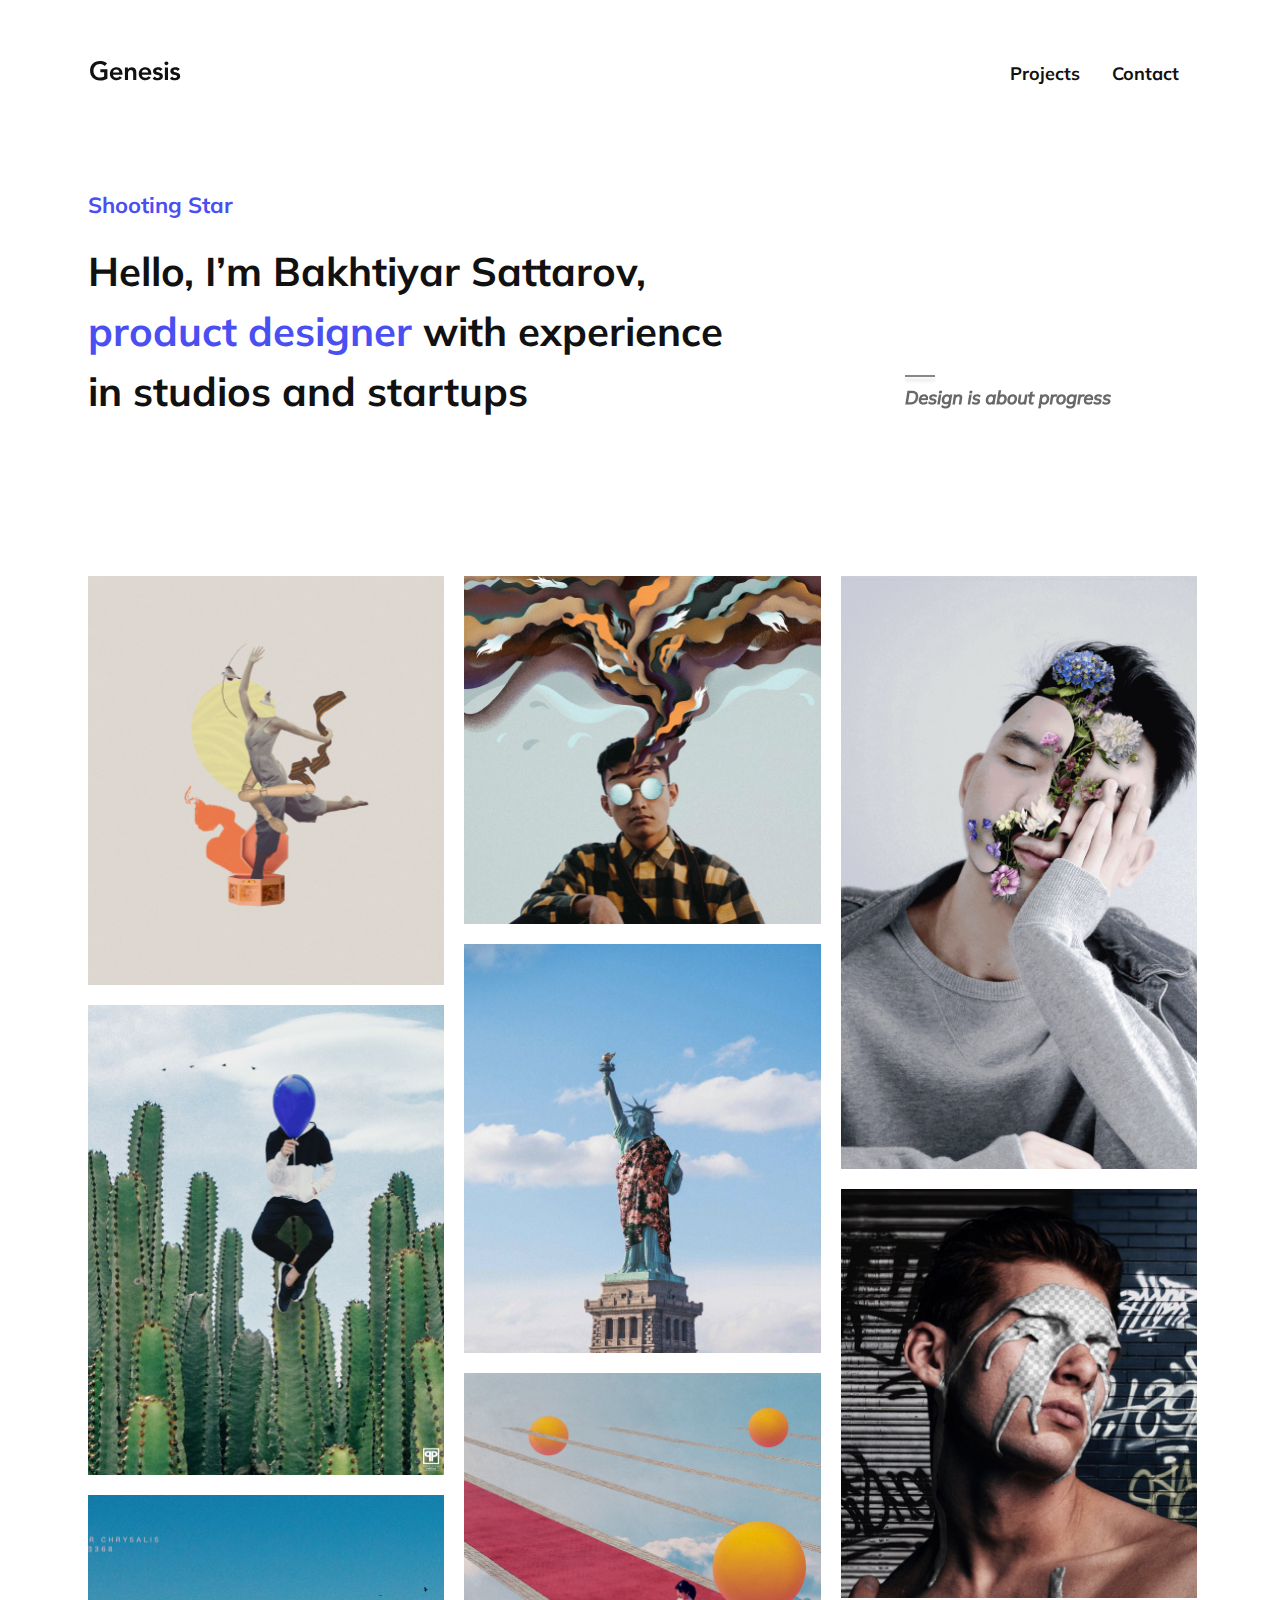
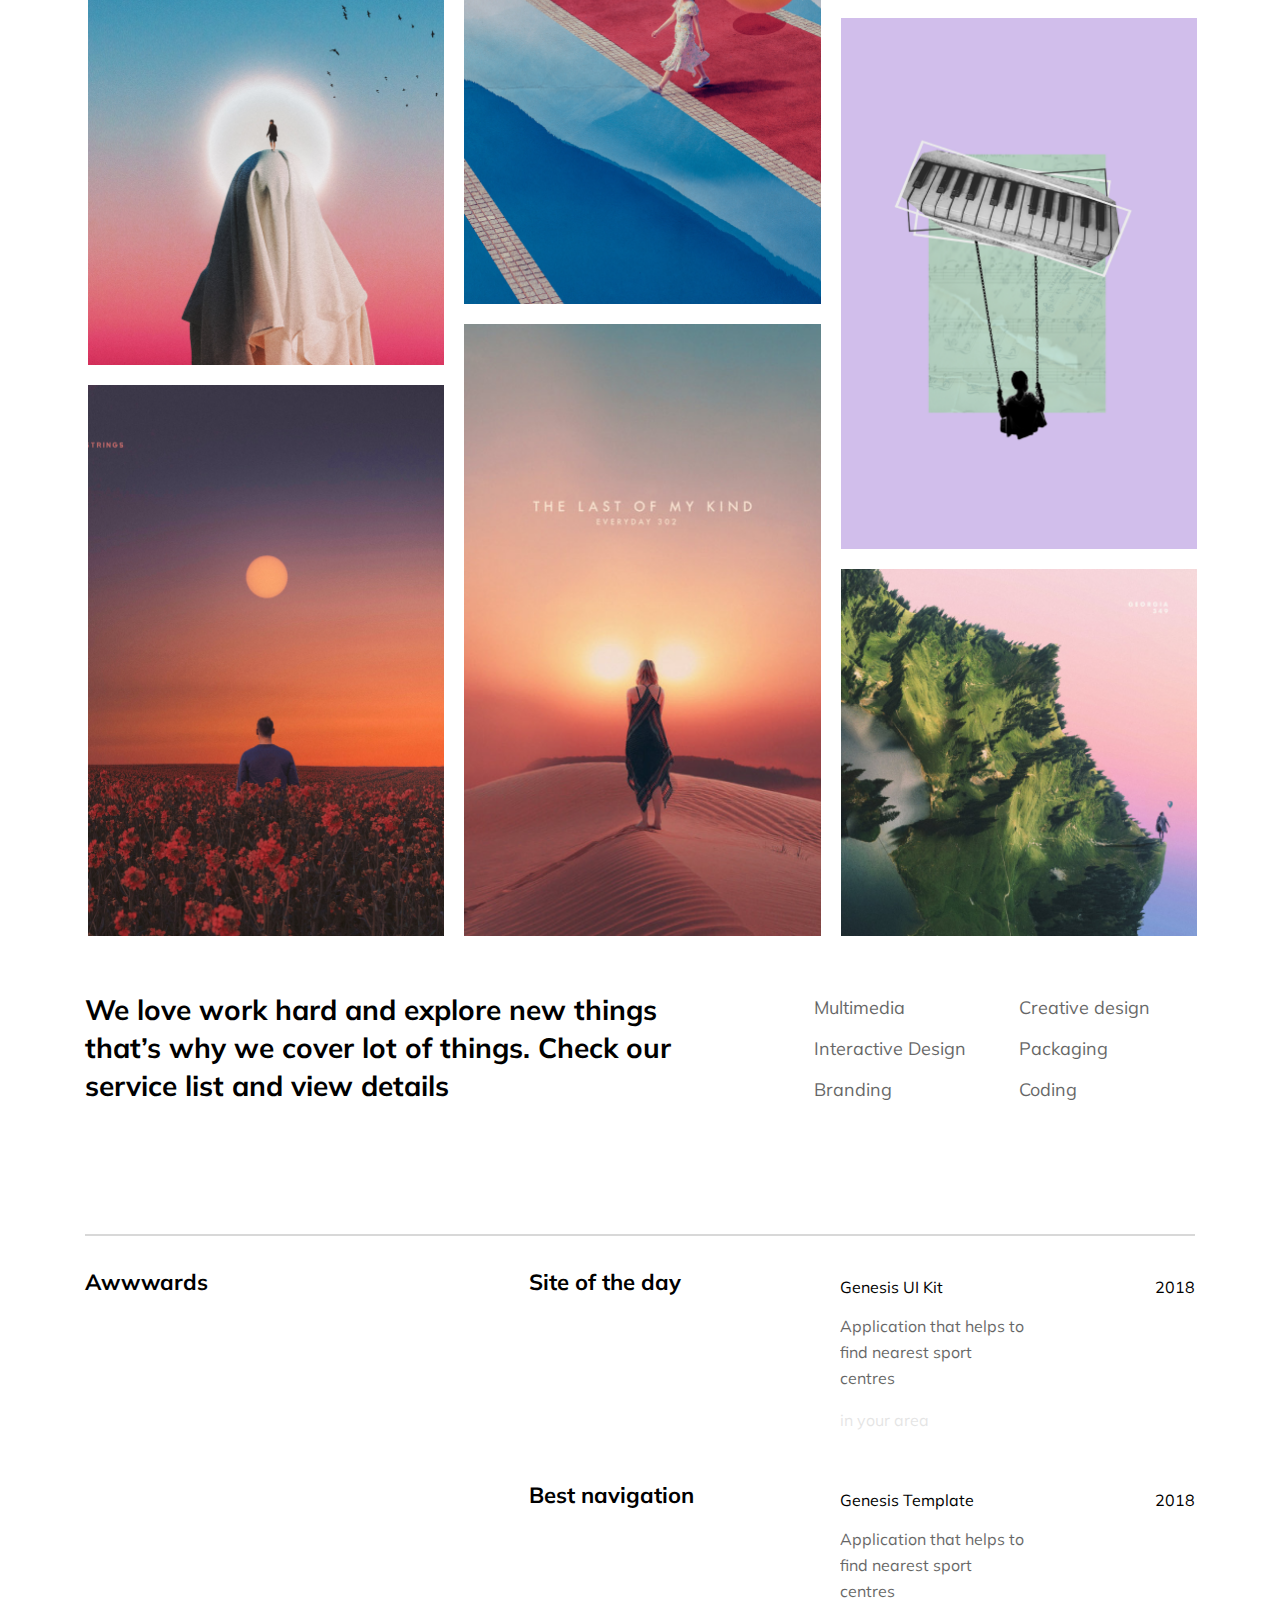
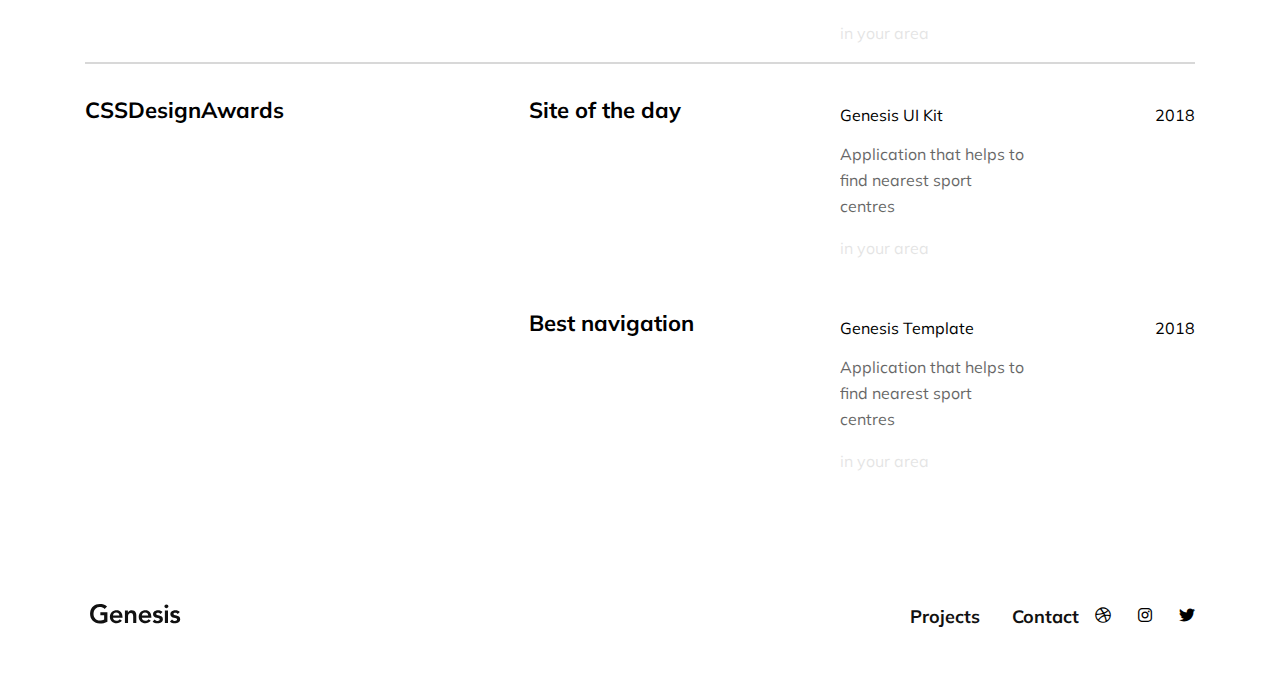
<file: index.html>
<!DOCTYPE html>
<html>
<head>
    <meta name="viewpott" content="width=device-width, initial-scale=1.0" />
    <link rel="preconnect" href="https://fonts.googleapis.com">
    <link rel="preconnect" href="https://fonts.gstatic.com" crossorigin>
    <link href="https://fonts.googleapis.com/css2?family=Mulish:ital,wght@0,200..1000;1,200..1000&display=swap" rel="stylesheet">
    <link rel="stylesheet" href="https://tunje.github.io/lesson-11B.github.io/styles/normalize.css">
    <link rel="stylesheet" href="https://tunje.github.io/lesson-11B.github.io/styles/intex.css">
    <link rel="stylesheet" href="https://cdnjs.cloudflare.com/ajax/libs/font-awesome/6.6.0/css/all.min.css"/>
<title>Genesis-projects</title>
<!-----------------------------------------------header------------------------------------------------------>
</head>
    <div class="header-marg location"></div>
    <body class="body_land MaxHW location">
        <header>
            <div class="flex flex_j_SB location">
                <div class="box">
                    <div class="flex flex_j_SA location">
                        <a href="https://tunje.github.io/lesson-11B.github.io/index.html">
                            <img src="https://tunje.github.io/lesson-11B.github.io/images/Logo.svg" alt="logo">
                        </a>
                    </div>
                </div>
                <div class="box-2 flex">
                    <div class="box flex flex_j_C location">
                        <a href="https://tunje.github.io/lesson-11B.github.io/pages/projects.html" class="fonts fonts_black fonts_bold deco fonts_small">Projects</a>
                    </div>
                    <div class="box flex flex_j_SA location">
                        <a href="https://tunje.github.io/lesson-11B.github.io/pages/contact.html" class="fonts fonts_black fonts_bold deco fonts_small">Contact</a>
                    </div>
                </div>
            </div>
        </header>
        <!------------------------------------------------star----------------------------------------------------->

        <div class="star MaxHW location flex flex_j_SB flex_Ai_E">
            <div class="shooting MaxHW flex flex_j_SB flex_col flex_L location">
                <div class="star-top location">
                    <p class="fonts fonts_blue fonts_avrage fonts_bold">Shooting Star</p>
                </div>
                <div class="star-main location">
                    <p class="fonts fonts_black fonts_bold fonts_big marg">Hello, I’m Bakhtiyar Sattarov, <span class="fonts fonts_blue fonts_bold fonts_big">product designer</span> with experience in studios and startups</p>
                </div>
            </div>
            <div class="db-product MaxHW">
                <div class="db-inline MaxHW location">
                    <img src="https://tunje.github.io/lesson-11B.github.io/images/Quote.png" alt="design logo">
                </div>
            </div>
        </div>
        <!----------------------------------------------pictures------------------------------------------------------->
        <div class="star-pad MaxHW location"></div>
        <div class="picgrid MaxHW location">
            <div class="grid-container MaxHW">
                <img src="https://tunje.github.io/lesson-11B.github.io/images/home page/Rectangle (1).png" class="grid-item grid-item_2 MaxHW">
                <img src="https://tunje.github.io/lesson-11B.github.io/images/home page/Rectangle (2).png" class="grid-item grid-item_1 MaxHW">
                <img src="https://tunje.github.io/lesson-11B.github.io/images/home page/Rectangle (3).png" class="grid-item grid-item_4 MaxHW">
                <img src="https://tunje.github.io/lesson-11B.github.io/images/home page/Rectangle.png" class="grid-item grid-item_3 MaxHW">
                <img src="https://tunje.github.io/lesson-11B.github.io/images/home page/Rectangle (4).png" class="grid-item grid-item_5 MaxHW">
                <img src="https://tunje.github.io/lesson-11B.github.io/images/home page/Rectangle (5).png" class="grid-item grid-item_6 MaxHW">
                <img src="https://tunje.github.io/lesson-11B.github.io/images/home page/Rectangle (6).png" class="grid-item grid-item_7 MaxHW">
                <img src="https://tunje.github.io/lesson-11B.github.io/images/home page/Rectangle (7).png" class="grid-item grid-item_8 MaxHW">
                <img src="https://tunje.github.io/lesson-11B.github.io/images/home page/Rectangle (8).png" class="grid-item grid-item_9 MaxHW">
                <img src="https://tunje.github.io/lesson-11B.github.io/images/home page/Rectangle (9).png" class="grid-item grid-item_10 MaxHW">
                <img src="https://tunje.github.io/lesson-11B.github.io/images/home page/Rectangle (10).png" class="grid-item grid-item_11 MaxHW">
                <img src="https://tunje.github.io/lesson-11B.github.io/images/home page/Rectangle (11).png" class="grid-item grid-item_12 MaxHW">
            </div>
        </div>
        <!-------------------------------------------------above awards---------------------------------------------------->
        <div class="belowStart MaxHW location flex flex_L flex_colR">
            <div class="HardWork location MaxHW flex flex_j_SB">
                <div class="HW-maintext location fonts fonts_swift fonts_bold">
                    <p>We love work hard and explore new things that’s why we cover lot of things. Check our service list and view details</p>
                </div>
                <div class="HW-secondaries flex flex_j_SB fonts fonts_small fonts_trans location">
                    <div class="HW-S-inner location">
                        <div>
                            <p>Multimedia</p>
                        </div>
                        <div>
                            <p>Interactive Design</p>
                        </div>
                        <div>
                            <p>Branding</p>
                        </div>
                    </div>
                    <div class="HW-S-inner location">
                        <div>
                            <p>Creative design</p>
                        </div>
                        <div>
                            <p>Packaging</p>
                        </div>
                        <div>
                            <p>Coding</p>
                        </div>
                    </div>
                </div>
            </div>
        </div>
        <div class="awards-S MaxHW location">
        </div>
        <div class="awards MaxHW location">
            <!-------------------------------------------awards pt 1---------------------------------------------------------->

            <div class="awards-BOX award-container">
                <div class="award-text fonts fonts_avrage fonts_bold marg2 awards-cont_01 location">
                    <p>Awwwards</p>
                </div>
                <div class="award-text fonts fonts_avrage fonts_bold marg2  awards-cont_02 location">
                    <p>Site of the day</p>
                </div>
                <div class="award-text fonts fonts_tiny fonts_Nbold awards-cont_03 flex flex_j_C location">
                    <div class="awards-subtext location">
                        <p class="awards-marg">Genesis UI Kit</p>
                        <p class="fonts fonts_trans fonts_mini awards-marg">Application that helps to find nearest sport centres</p>
                        <p class="fonts fonts_trans fonts_mini marg awards-marg fonts_inv">in your area</p>
                    </div>
                </div>
                <div class="award-text awards-year  awards-cont_04 location">
                    <p class="fonts fonts_tiny fonts_Nbold">2018</p>
                </div>
                <div class="award-text fonts fonts_avrage fonts_bold marg2 awards-cont_05 location">
                    <p>Best navigation</p>
                </div>
                <div class="award-text fonts fonts_tiny fonts_Nbold awards-cont_06 flex flex_j_C location">
                    <div class="awards-subtext location">
                        <p class="awards-marg">Genesis Template</p>
                        <p class="fonts fonts_trans fonts_mini awards-marg">Application that helps to find nearest sport centres</p>
                        <p class="fonts fonts_trans fonts_mini awards-marg fonts_inv">in your area</p>
                    </div>
                </div>
                <div class="award-text awards-year awards-cont_07 location">
                    <p class="fonts fonts_tiny fonts_Nbold">2018</p>
                </div>  
            </div>
            <!-----------------------------------------------awards pt 2------------------------------------------------------>

            <div class=" awards-BOX award-container awards-BOX_Bot">
                <div class="award-text fonts fonts_avrage fonts_bold marg2 awards-cont_01 location">
                    <p>CSSDesignAwards</p>
                </div>
                <div class="award-text fonts fonts_avrage fonts_bold marg2  awards-cont_02 location">
                    <p>Site of the day</p>
                </div>
                <div class="award-text fonts fonts_tiny fonts_Nbold awards-cont_03 flex flex_j_C location">
                    <div class="awards-subtext location">
                        <p class="awards-marg">Genesis UI Kit</p>
                        <p class="fonts fonts_trans fonts_mini awards-marg">Application that helps to find nearest sport centres</p>
                        <p class="fonts fonts_trans fonts_mini marg awards-marg  fonts_inv">in your area</p>
                    </div>
                </div>
                <div class="award-text awards-year  awards-cont_04 location">
                    <p class="fonts fonts_tiny fonts_Nbold">2018</p>
                </div>
                <div class="award-text fonts fonts_avrage fonts_bold marg2 awards-cont_05 location">
                    <p>Best navigation</p>
                </div>
                <div class="award-text fonts fonts_tiny fonts_Nbold awards-cont_06 flex flex_j_C location">
                    <div class="awards-subtext location">
                        <p class="awards-marg">Genesis Template</p>
                        <p class="fonts fonts_trans fonts_mini awards-marg">Application that helps to find nearest sport centres</p>
                        <p class="fonts fonts_trans fonts_mini awards-marg fonts_inv">in your area</p>
                    </div>
                </div>
                <div class="award-text awards-year awards-cont_07 location">
                    <p class="fonts fonts_tiny fonts_Nbold">2018</p>
                </div>  
            </div>
        </div>
        <!-----------------------------------------------Fotter------------------------------------------------------>
        <div class="fotter MaxHW">
            <div class="awards-filler"></div>
            <div class="flex flex_j_SB location">
                <div class="box">
                    <div class="flex flex_j_SA location">
                        <a href="https://tunje.github.io/lesson-11B.github.io/index.html">
                            <img src="https://tunje.github.io/lesson-11B.github.io/images/Logo.svg" alt="logo">
                        </a>
                    </div>
                </div>
                <div class="box-3 flex">
                    <div class="box flex flex_j_C">
                        <a href="https://tunje.github.io/lesson-11B.github.io/pages/projects.html" class="fonts fonts_black fonts_bold deco fonts_small">Projects</a>
                    </div>
                    <div class="box flex flex_j_SA">
                        <a href="https://tunje.github.io/lesson-11B.github.io/pages/contact.html" class="fonts fonts_black fonts_bold deco fonts_small">Contact</a>
                    </div>
                    <div class="box-3 flex flex_j_SB location">
                        <div class="location">
                            <i class="fa-brands fa-dribbble"></i>
                        </div>
                        <div class="location">
                            <i class="fa-brands fa-instagram"></i>
                        </div>
                        <div class="location">
                            <i class="fa-brands fa-twitter"></i>
                        </div>
                    </div>
                </div>
            </div>
            <div class="fotter-marg"></div>
        </div>
    </body>
</html>
</file>
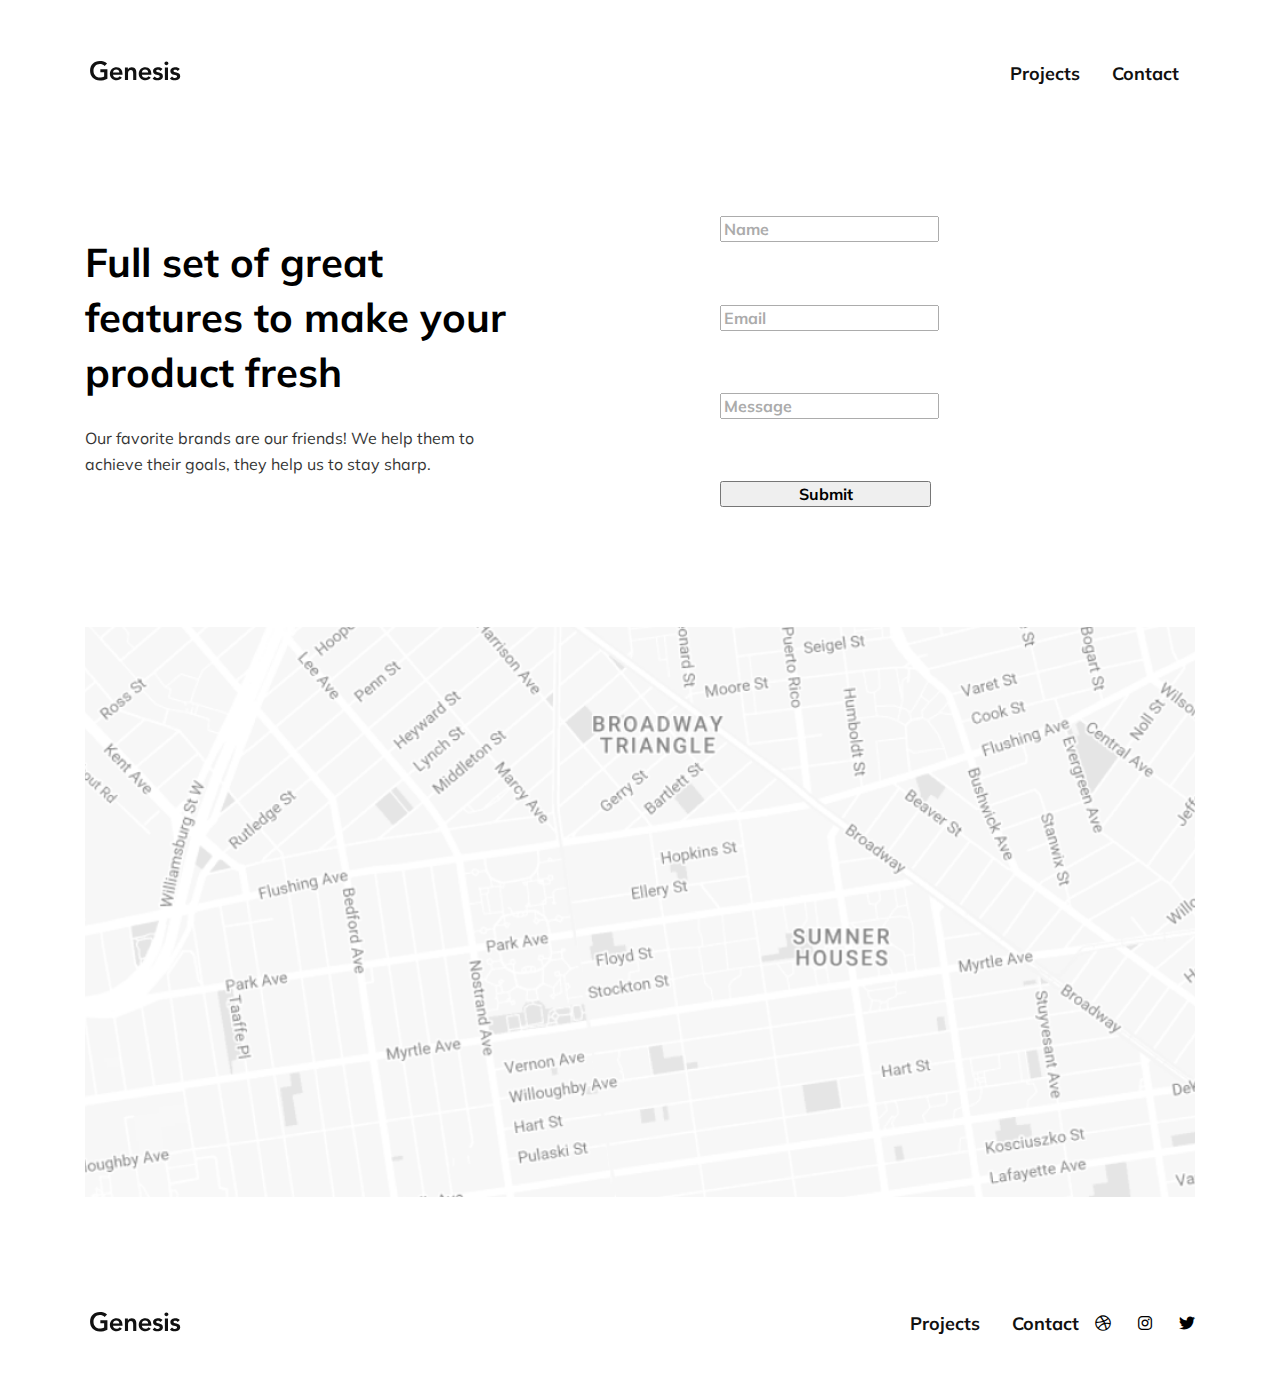
<file: pages/contact.html>
<!DOCTYPE html>
<html>
<head>
    <meta name="viewpott" content="width=device-width, initial-scale=1.0" />
    <link rel="preconnect" href="https://fonts.googleapis.com">
    <link rel="preconnect" href="https://fonts.gstatic.com" crossorigin>
    <link href="https://fonts.googleapis.com/css2?family=Mulish:ital,wght@0,200..1000;1,200..1000&display=swap" rel="stylesheet">
    <link rel="stylesheet" href="https://tunje.github.io/lesson-11B.github.io/styles/normalize.css">
    <link rel="stylesheet" href="https://tunje.github.io/lesson-11B.github.io/styles/intex.css">
    <link rel="stylesheet" href="https://cdnjs.cloudflare.com/ajax/libs/font-awesome/6.6.0/css/all.min.css"/>
<title>Genesis-contact</title>
</head>
<div class="header-marg location"></div>
<body class="body_land MaxHW location">
    <header>
        <div class="flex flex_j_SB location">
            <div class="box">
                <div class="flex flex_j_SA location">
                    <a href="https://tunje.github.io/lesson-11B.github.io/index.html">
                        <img src="https://tunje.github.io/lesson-11B.github.io/images/Logo.svg" alt="logo">
                    </a>
                </div>
            </div>
            <div class="box-2 flex">
                <div class="box flex flex_j_C location">
                    <a href="https://tunje.github.io/lesson-11B.github.io/pages/projects.html" class="fonts fonts_black fonts_bold deco fonts_small">Projects</a>
                </div>
                <div class="box flex flex_j_SA location">
                    <a href="https://tunje.github.io/lesson-11B.github.io/pages/contact.html" class="fonts fonts_black fonts_bold deco fonts_small">Contact</a>
                </div>
            </div>
        </div>
    </header>
        <main>
            <div class="cont MaxHW location"></div>
            <div class="cont-main MaxHW location flex flex_j_SB">
                <div class="cont-text MaxHW location">
                    <div class="cont-title MaxHW location fonts fonts_more fonts_bold marg">
                        <p>Full set of great features to make your product fresh</p>
                    </div>
                    <div class="cont-stub MaxHW location fonts fonts_shade fonts_Nbold fonts_mini">
                        <p>Our favorite brands are our friends! We help them to achieve their goals, they help us to stay sharp.</p>
                    </div>
                </div>
                <div class="cont-text MaxHW location flex flex_Ai_E">
                    <form>
                        <div class="cont-form MaxHW location flex flex_col flex_j_SB flex_L">
                            <input type="text" id="name" class="form-size MaxHW fonts fonts_trans fonts_tiny fonts_bold location" placeholder="Name" required>
                            <input type="Email" id="Email" class="form-size MaxHW fonts fonts_trans fonts_tiny fonts_bold location" placeholder="Email" required>
                            <input type="text" id="message" class="form-size MaxHW fonts fonts_trans fonts_tiny fonts_bold location" placeholder="Message" required>
                            <button class="form-button MaxHW fonts fonts_bold fonts_tiny">Submit</button>
                        </div>
                    </form>
                </div>
            </div>
            <div class="cont-pic-pad MaxHW location"></div>
            <img src="https://tunje.github.io/lesson-11B.github.io/images/Map.png" class="cont-pic MaxHW location" alt="map">
            <div class="cont MaxHW location"></div>
            
            <!------------------------------------------------------------------------------------------------->
            <div class="fotter MaxHW">
                <div class="flex flex_j_SB location">
                    <div class="box">
                        <div class="flex flex_j_SA location">
                            <a href="https://tunje.github.io/lesson-11B.github.io/index.html">
                                <img src="https://tunje.github.io/lesson-11B.github.io/images/Logo.svg" alt="logo">
                            </a>
                        </div>
                    </div>
                    <div class="box-3 flex">
                        <div class="box flex flex_j_C">
                            <a href="https://tunje.github.io/lesson-11B.github.io/pages/projects.html" class="fonts fonts_black fonts_bold deco fonts_small">Projects</a>
                        </div>
                        <div class="box flex flex_j_SA">
                            <a href="https://tunje.github.io/lesson-11B.github.io/pages/contact.html" class="fonts fonts_black fonts_bold deco fonts_small">Contact</a>
                        </div>
                        <div class="box-3 flex flex_j_SB location">
                            <div class="location">
                                <i class="fa-brands fa-dribbble"></i>
                            </div>
                            <div class="location">
                                <i class="fa-brands fa-instagram"></i>
                            </div>
                            <div class="location">
                                <i class="fa-brands fa-twitter"></i>
                            </div>
                        </div>
                    </div>
                </div>
                <div class="fotter-marg"></div>
            </div>
        </main>
    </body>
</html>
</file>
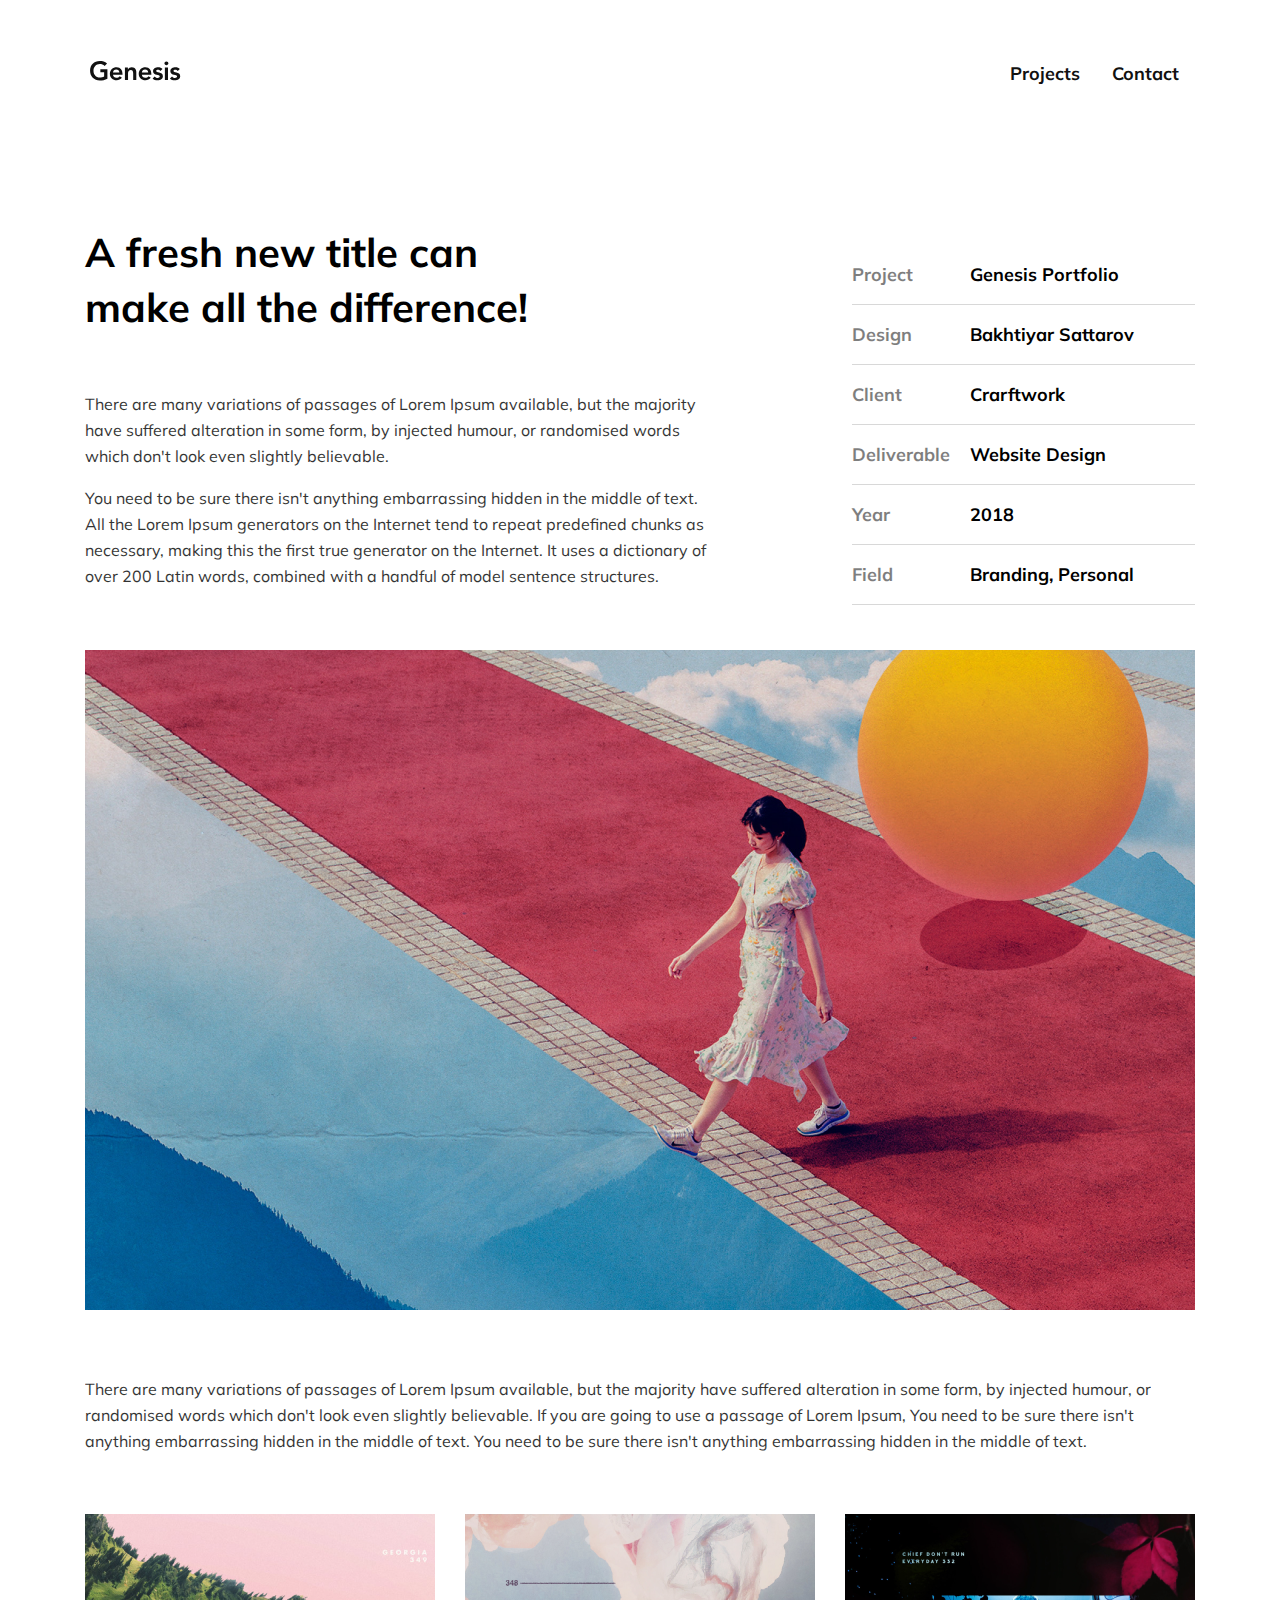
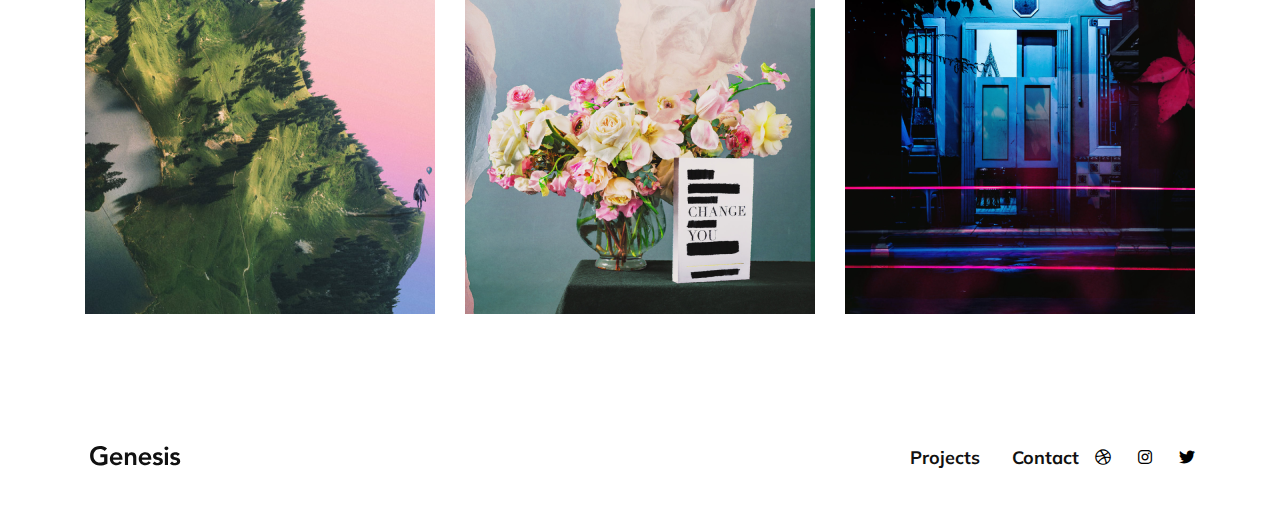
<file: pages/projects.html>
<!DOCTYPE html>
<html>
<head>
    <meta name="viewpott" content="width=device-width, initial-scale=1.0" />
    <link rel="preconnect" href="https://fonts.googleapis.com">
    <link rel="preconnect" href="https://fonts.gstatic.com" crossorigin>
    <link href="https://fonts.googleapis.com/css2?family=Mulish:ital,wght@0,200..1000;1,200..1000&display=swap" rel="stylesheet">
    <link rel="stylesheet" href="https://tunje.github.io/lesson-11B.github.io/styles/normalize.css">
    <link rel="stylesheet" href="https://tunje.github.io/lesson-11B.github.io/styles/intex.css">
    <link rel="stylesheet" href="https://cdnjs.cloudflare.com/ajax/libs/font-awesome/6.6.0/css/all.min.css"/>
<title>Genesis-projects</title>
</head>
<div class="header-marg location"></div>
<body class="body_Pj MaxHW location">
    <header>
        <div class="flex flex_j_SB location">
            <div class="box">
                <div class="flex flex_j_SA location">
                    <a href="https://tunje.github.io/lesson-11B.github.io/index.html">
                        <img src="https://tunje.github.io/lesson-11B.github.io/images/Logo.svg" alt="logo">
                    </a>
                </div>
            </div>
            <div class="box-2 flex">
                <div class="box flex flex_j_C location">
                    <a href="https://tunje.github.io/lesson-11B.github.io/pages/projects.html" class="fonts fonts_black fonts_bold deco fonts_small">Projects</a>
                </div>
                <div class="box flex flex_j_SA location">
                    <a href="https://tunje.github.io/lesson-11B.github.io/pages/contact.html" class="fonts fonts_black fonts_bold deco fonts_small">Contact</a>
                </div>
            </div>
        </div>
    </header><!------------------------------------------------------------------------------------------------->
        <main>
            <div class="Pj-top MaxHW location"></div>
            <div class="Pj-difference Pj-difference_ful MaxHW location flex flex_j_SB flex_Ai_E">
                <div class="Pj-difference Pj-difference_lite MaxHW flex flex_col flex_L flex_j_SB location">
                    <div class="pj-title MaxHW location fonts fonts_more fonts_bold">
                        <p>A fresh new title can make all the difference!</p>
                    </div>
                    <div class="pj-t-text MaxHW location fonts fonts_mini fonts_Nbold fonts_shade">
                        <p>There are many variations of passages of Lorem Ipsum available, but the majority have suffered alteration in some form, by injected humour, or randomised words which don't look even slightly believable.</p>
                        <p>You need to be sure there isn't anything embarrassing hidden in the middle of text. All the Lorem Ipsum generators on the Internet tend to repeat predefined chunks as necessary, making this the first true generator on the Internet. It uses a dictionary of over 200 Latin words, combined with a handful of model sentence structures.</p>
                    </div>
                </div>
                <div class="pj-list MaxHW location flex flex_col flex_j_SB">
                    <div class="pj-list-itm MaxHW location flex pj-line">
                        <div class="pj-list-itm pj-list-itm_title fonts fonts_small fonts_bold fonts_shift">
                            <p>Project</p>
                        </div>
                        <div class="pj-list-itm pj-list-itm_text location fonts fonts_small fonts_bold">
                            <p>Genesis Portfolio</p>
                        </div>
                    </div>
                    <div class="pj-list-itm MaxHW location flex pj-line">
                        <div class="pj-list-itm pj-list-itm_title location fonts fonts_small fonts_bold fonts_shift">
                            <p>Design</p>
                        </div>
                        <div class="pj-list-itm pj-list-itm_text location fonts fonts_small fonts_bold">
                            <p>Bakhtiyar Sattarov</p>
                        </div>
                    </div>
                    <div class="pj-list-itm MaxHW location flex pj-line">
                        <div class="pj-list-itm pj-list-itm_title location fonts fonts_small fonts_bold fonts_shift">
                            <p>Client</p>
                        </div>
                        <div class="pj-list-itm pj-list-itm_text location fonts fonts_small fonts_bold">
                            <p>Crarftwork</p>
                        </div>
                    </div>
                    <div class="pj-list-itm MaxHW location flex pj-line">
                        <div class="pj-list-itm pj-list-itm_title location fonts fonts_small fonts_bold fonts_shift">
                            <p>Deliverable</p>
                        </div>
                        <div class="pj-list-itm pj-list-itm_text location fonts fonts_small fonts_bold">
                            <p>Website Design</p>
                        </div>
                    </div>
                    <div class="pj-list-itm MaxHW location flex pj-line">
                        <div class="pj-list-itm pj-list-itm_title location fonts fonts_small fonts_bold fonts_shift">
                            <p>Year</p>
                        </div>
                        <div class="pj-list-itm pj-list-itm_text location fonts fonts_small fonts_bold">
                            <p>2018</p>
                        </div>
                    </div>
                    <div class="pj-list-itm MaxHW location flex pj-line">
                        <div class="pj-list-itm pj-list-itm_title location fonts fonts_small fonts_bold fonts_shift">
                            <p>Field</p>
                        </div>
                        <div class="pj-list-itm pj-list-itm_text location fonts fonts_small fonts_bold">
                            <p>Branding, Personal</p>
                        </div>
                    </div>
                </div>
            </div>
            <div class="end-buff MaxHW location"></div>
            <img src="https://tunje.github.io/lesson-11B.github.io/images/project page/Image.png" class="pj-pic location" alt="woman">
            <!------------------------------------------------------------------------------------------------->
            <div class="end-buff MaxHW location"></div>
            <div class="end-text MaxHW location fonts fonts_mini fonts_Nbold fonts_shade">
                <p>There are many variations of passages of Lorem Ipsum available, but the majority have suffered alteration in some form, by injected humour, or randomised words which don't look even slightly believable. If you are going to use a passage of Lorem Ipsum, You need to be sure there isn't anything embarrassing hidden in the middle of text. You need to be sure there isn't anything embarrassing hidden in the middle of text.</p>
            </div>
            <div class="end-buff MaxHW location"></div>
            <div class="end-pic MaxHW location flex flex_j_SB">
                <img src="https://tunje.github.io/lesson-11B.github.io/images/project page/Image (1).png" class="end-mini-pic MaxHW location" alt="">
                <img src="https://tunje.github.io/lesson-11B.github.io/images/project page/Image (2).png" class="end-mini-pic MaxHW location" alt="">
                <img src="https://tunje.github.io/lesson-11B.github.io/images/project page/Image (3).png" class="end-mini-pic MaxHW location" alt="">
            </div>
            <div class="end-pad MaxHW location"></div>
            <!------------------------------------------------------------------------------------------------->
            <div class="fotter MaxHW">
                <div class="flex flex_j_SB location">
                    <div class="box">
                        <div class="flex flex_j_SA location">
                            <a href="https://tunje.github.io/lesson-11B.github.io/index.html">
                                <img src="https://tunje.github.io/lesson-11B.github.io/images/Logo.svg" alt="logo">
                            </a>
                        </div>
                    </div>
                    <div class="box-3 flex">
                        <div class="box flex flex_j_C">
                            <a href="https://tunje.github.io/lesson-11B.github.io/pages/projects.html" class="fonts fonts_black fonts_bold deco fonts_small">Projects</a>
                        </div>
                        <div class="box flex flex_j_SA">
                            <a href="https://tunje.github.io/lesson-11B.github.io/pages/contact.html" class="fonts fonts_black fonts_bold deco fonts_small">Contact</a>
                        </div>
                        <div class="box-3 flex flex_j_SB location">
                            <div class="location">
                                <i class="fa-brands fa-dribbble"></i>
                            </div>
                            <div class="location">
                                <i class="fa-brands fa-instagram"></i>
                            </div>
                            <div class="location">
                                <i class="fa-brands fa-twitter"></i>
                            </div>
                        </div>
                    </div>
                </div>
                <div class="fotter-marg"></div>
            </div>
        </main>
    </body>
</html>
</file>
